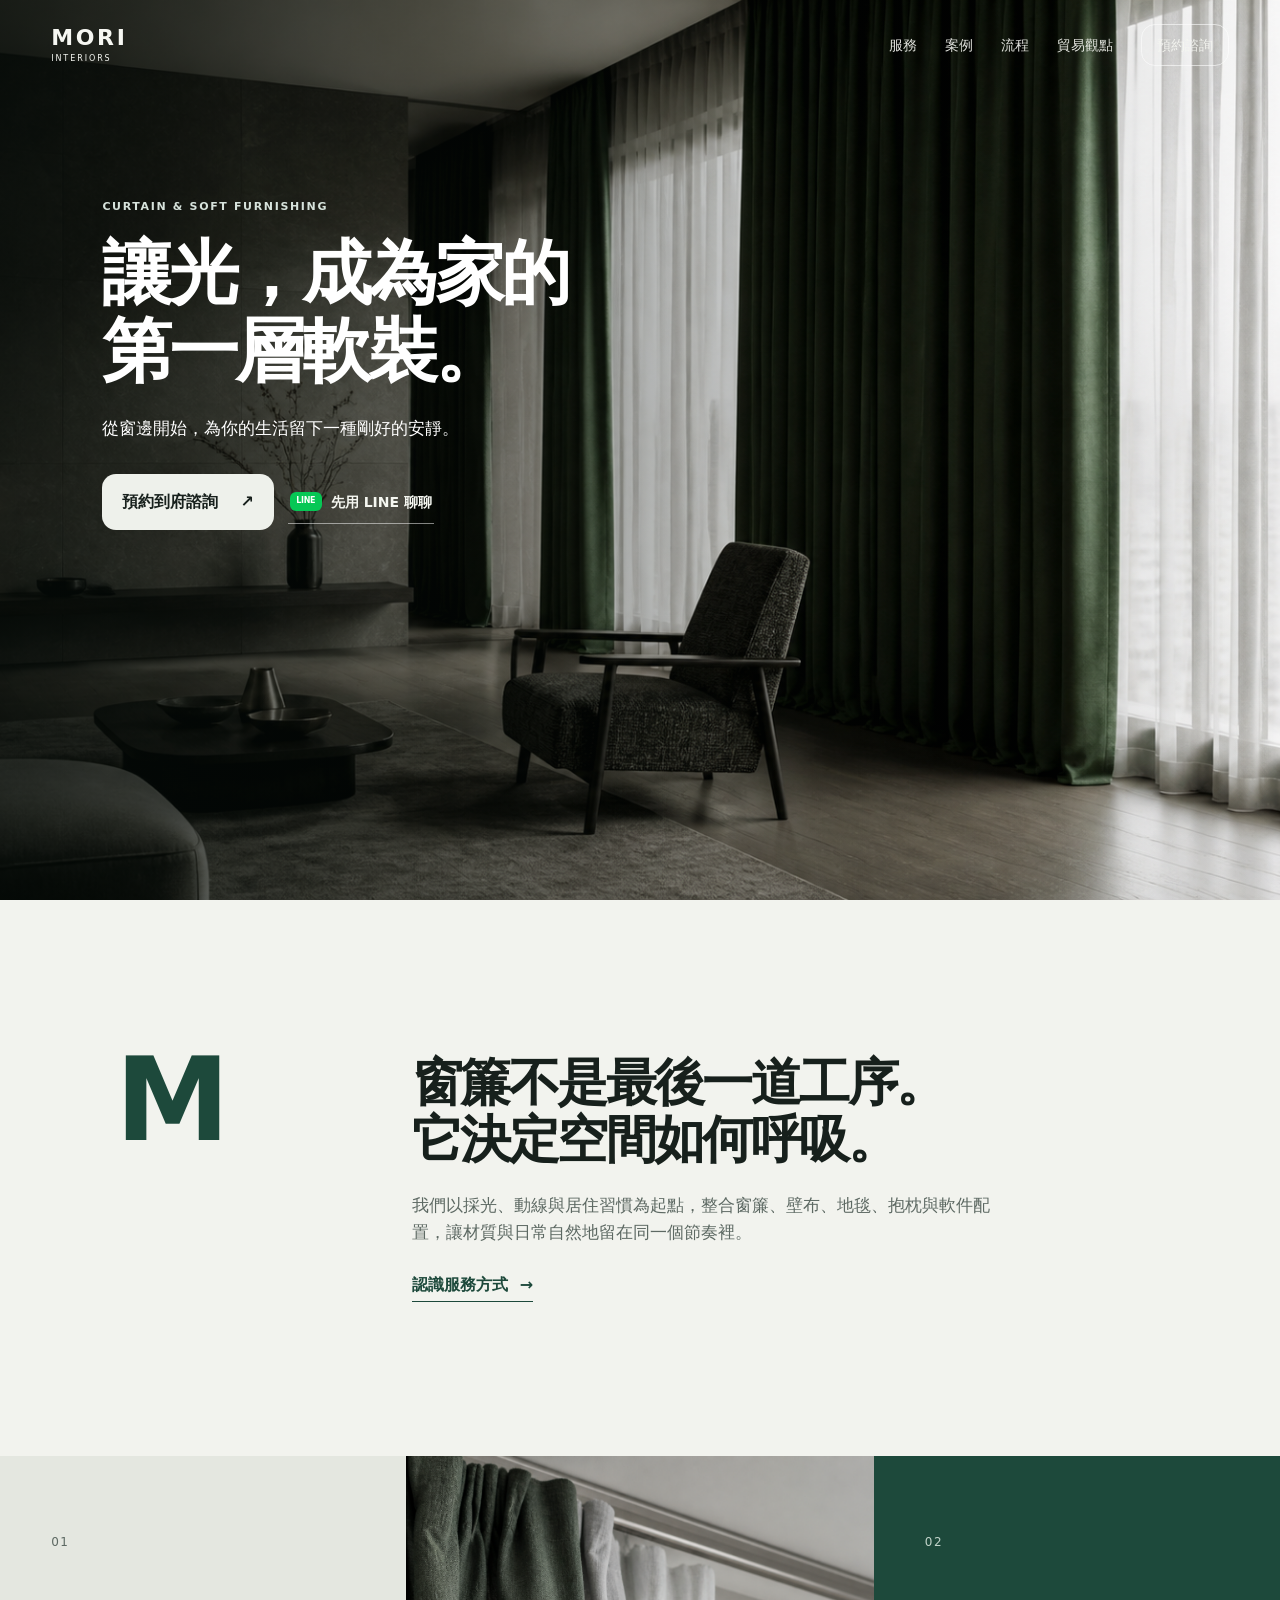
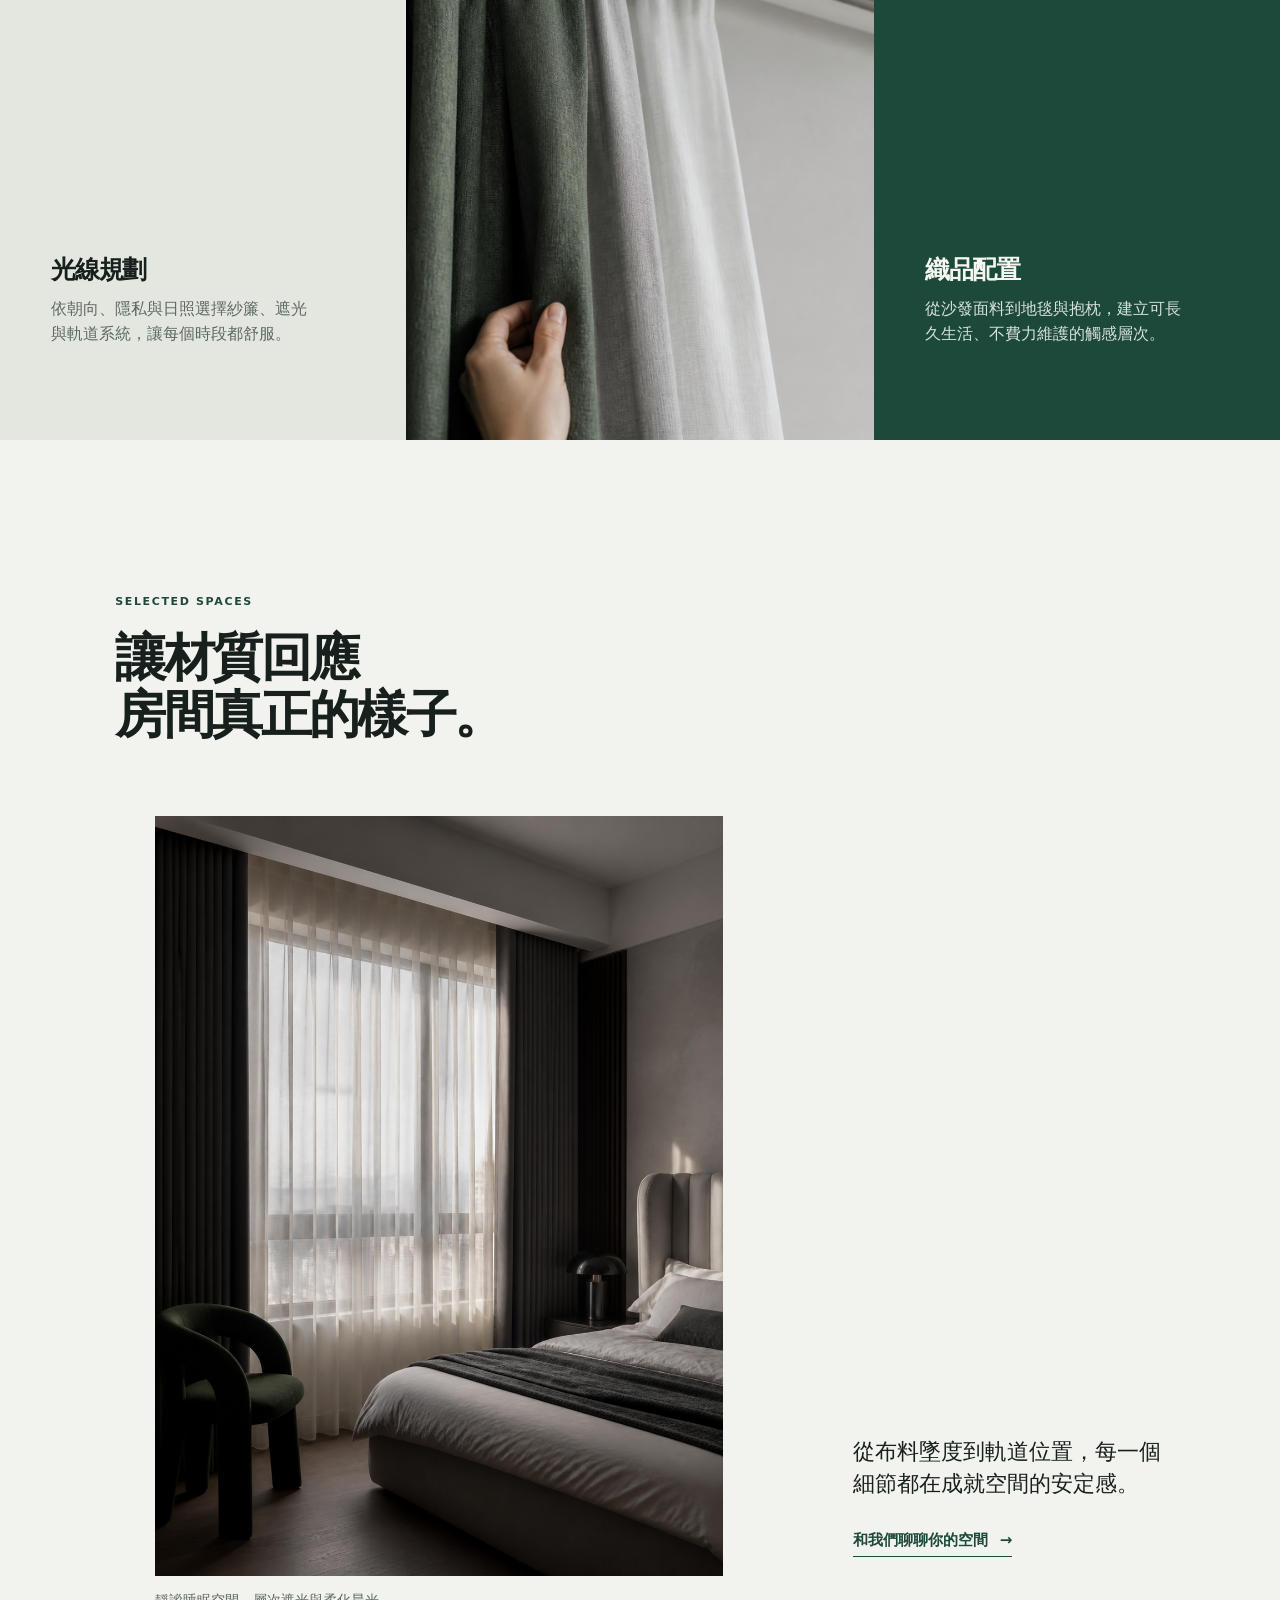
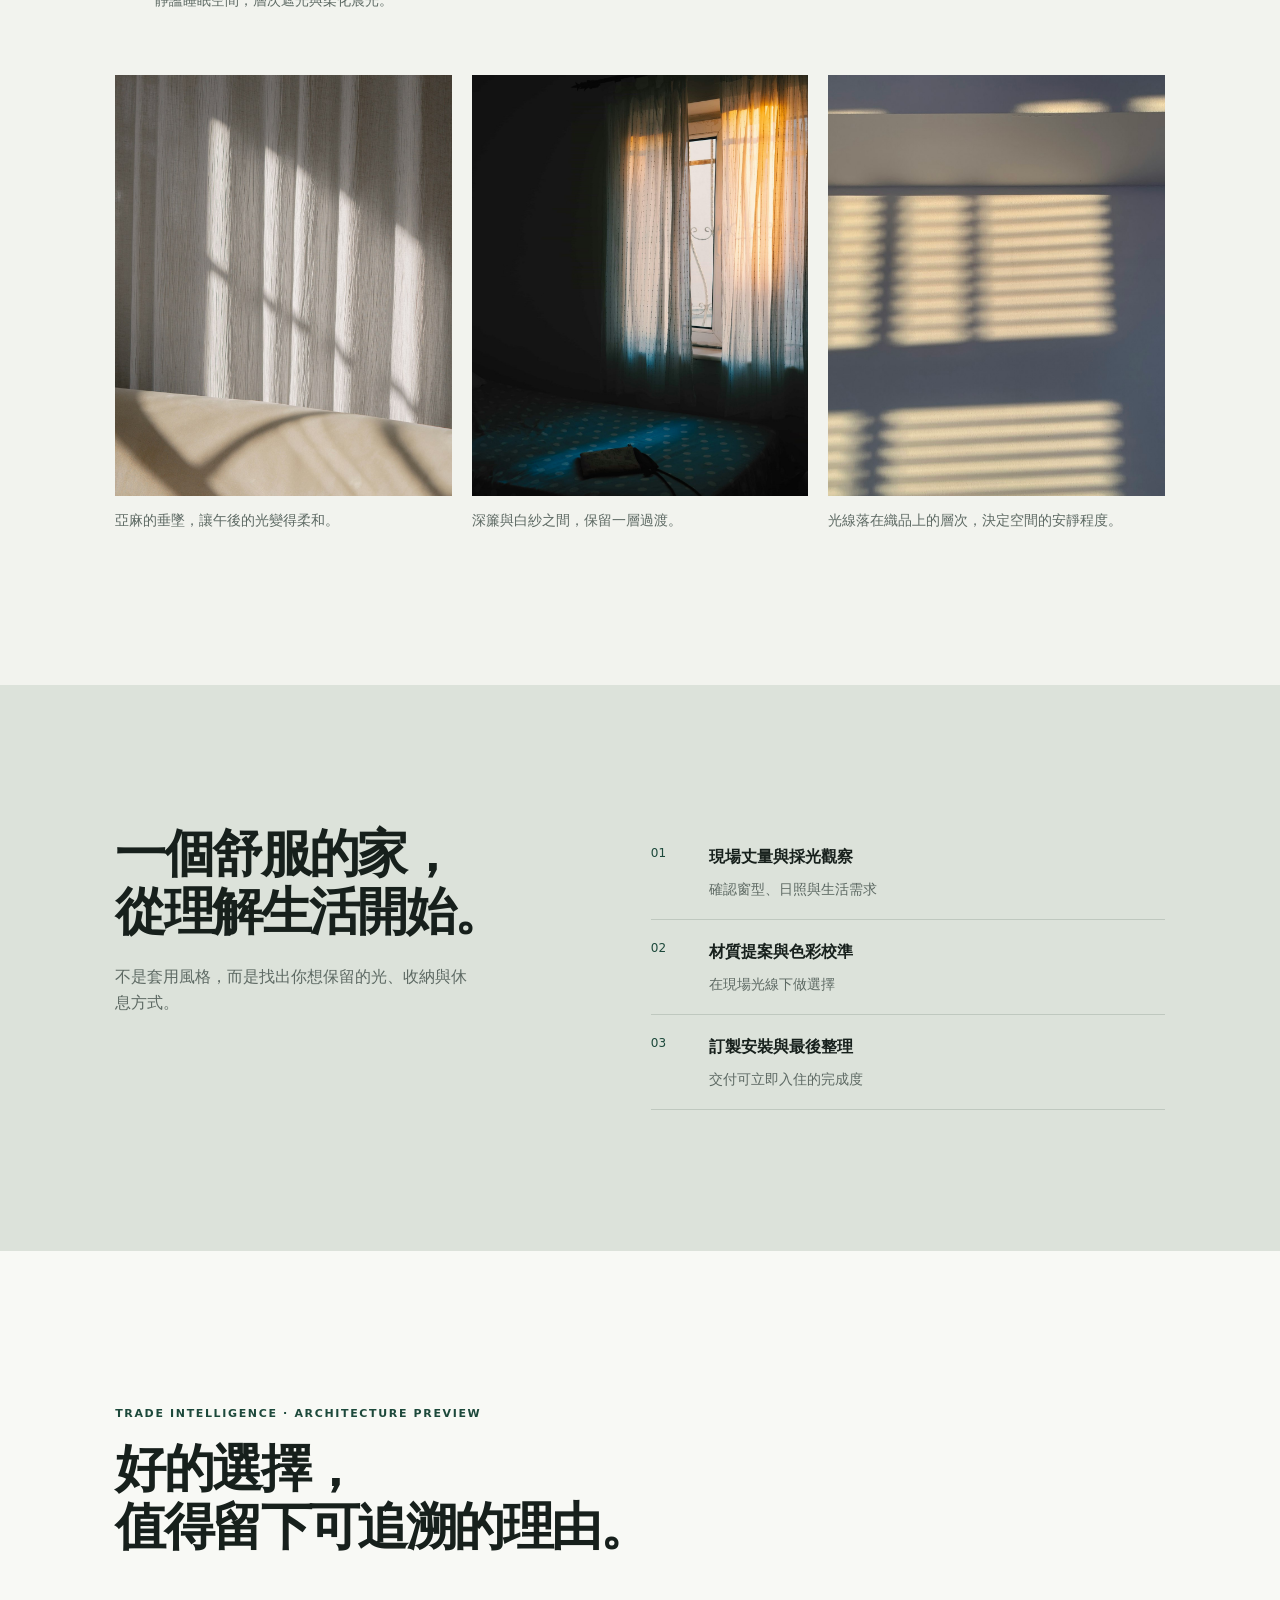
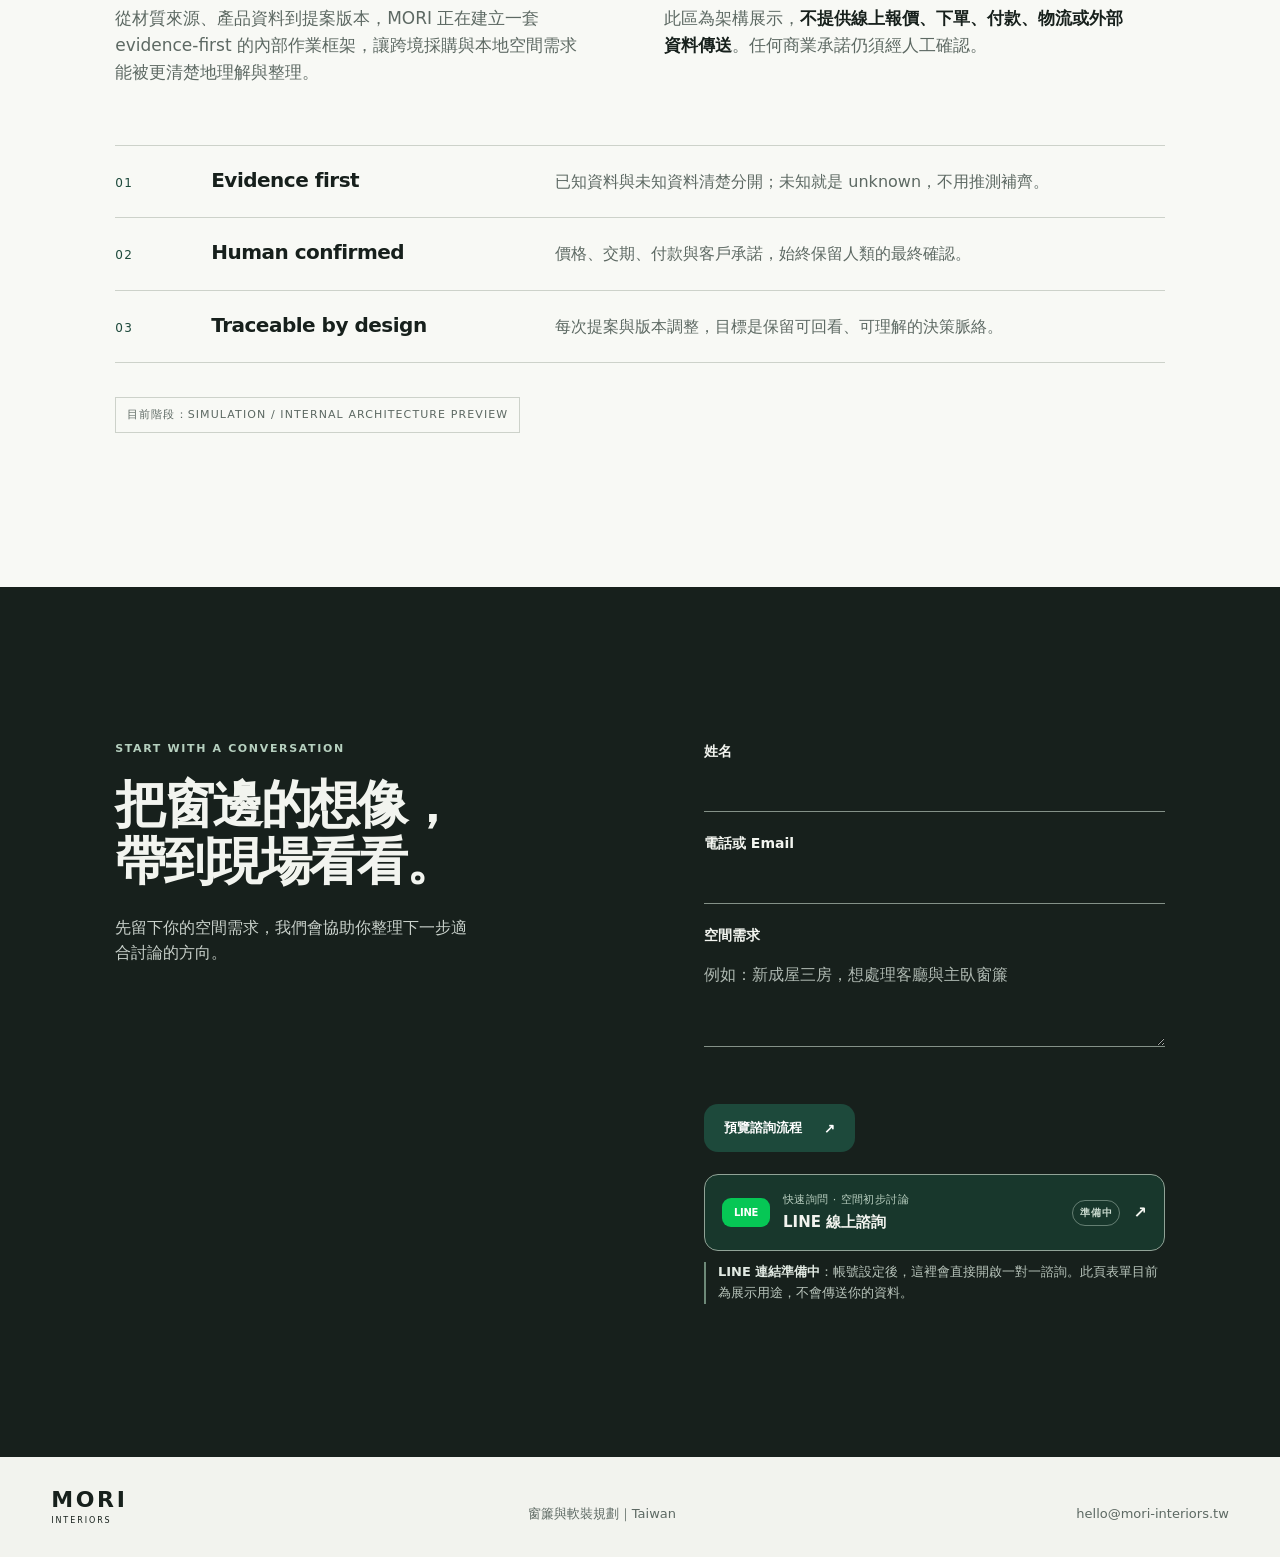
<file: index.html>
<!doctype html>
<html lang="zh-Hant">
  <head>
    <meta charset="UTF-8" />
    <meta name="viewport" content="width=device-width, initial-scale=1.0" />
    <meta name="description" content="MORI 窗簾與軟裝，為住宅打造有節奏的光線、布料與生活感。" />
    <title>MORI | 窗簾與軟裝</title>
    <link rel="stylesheet" href="styles.css" />
  </head>
  <body>
    <header class="site-header">
      <a class="brand" href="#top" aria-label="MORI 首頁">MORI<span>INTERIORS</span></a>
      <button class="menu-button" aria-expanded="false" aria-controls="menu">選單</button>
      <nav id="menu" class="site-nav" aria-label="主選單">
        <a href="#services">服務</a>
        <a href="#projects">案例</a>
        <a href="#process">流程</a>
        <a href="#trade-intelligence">貿易觀點</a>
        <a class="nav-cta" href="#consultation">預約諮詢</a>
      </nav>
    </header>

    <main id="top">
      <section class="hero" aria-labelledby="hero-title">
        <img src="assets/hero-living-room.png" alt="深綠亞麻窗簾與白紗簾搭配的現代住宅客廳" />
        <div class="hero-content">
          <p class="eyebrow">CURTAIN &amp; SOFT FURNISHING</p>
          <h1 id="hero-title">讓光，成為家的<br />第一層軟裝。</h1>
          <p>從窗邊開始，為你的生活留下一種剛好的安靜。</p>
          <div class="hero-actions">
            <a class="button button-primary" href="#consultation">預約到府諮詢 <span aria-hidden="true">↗</span></a>
            <a class="hero-line-link" href="#line-notice">
              <span class="hero-line-mark" aria-hidden="true">LINE</span>
              <span>先用 LINE 聊聊</span>
            </a>
          </div>
        </div>
      </section>

      <section class="intro" id="services">
        <div class="intro-mark" aria-hidden="true">M</div>
        <div>
          <h2>窗簾不是最後一道工序。<br />它決定空間如何呼吸。</h2>
          <p>我們以採光、動線與居住習慣為起點，整合窗簾、壁布、地毯、抱枕與軟件配置，讓材質與日常自然地留在同一個節奏裡。</p>
          <a class="text-link" href="#process">認識服務方式 <span aria-hidden="true">→</span></a>
        </div>
      </section>

      <section class="service-grid" aria-label="服務內容">
        <article class="service-feature">
          <div class="service-number">01</div>
          <h3>光線規劃</h3>
          <p>依朝向、隱私與日照選擇紗簾、遮光與軌道系統，讓每個時段都舒服。</p>
        </article>
        <article class="service-image">
          <img src="assets/linen-detail.png" alt="深綠、灰與白色亞麻窗簾布料細節" />
        </article>
        <article class="service-feature surface">
          <div class="service-number">02</div>
          <h3>織品配置</h3>
          <p>從沙發面料到地毯與抱枕，建立可長久生活、不費力維護的觸感層次。</p>
        </article>
      </section>

      <section class="project-section" id="projects">
        <div class="section-heading">
          <p class="eyebrow">SELECTED SPACES</p>
          <h2>讓材質回應<br />房間真正的樣子。</h2>
        </div>
        <div class="project-layout">
          <figure class="project-main">
            <img src="assets/bedroom-curtains.png" alt="炭灰遮光簾與白紗簾搭配的現代臥室" />
            <figcaption>靜謐睡眠空間，層次遮光與柔化晨光。</figcaption>
          </figure>
          <div class="project-note">
            <p>從布料墜度到軌道位置，每一個細節都在成就空間的安定感。</p>
            <a class="text-link" href="#consultation">和我們聊聊你的空間 <span aria-hidden="true">→</span></a>
          </div>
        </div>
        <div class="project-gallery">
          <figure>
            <img src="assets/project-linen-curtain.jpg" alt="亞麻窗簾在午後光線下的垂墜與皺褶" loading="lazy" />
            <figcaption>亞麻的垂墜，讓午後的光變得柔和。</figcaption>
          </figure>
          <figure>
            <img src="assets/project-sheer-window.jpg" alt="白紗與深色窗簾在窗邊形成的層次" loading="lazy" />
            <figcaption>深簾與白紗之間，保留一層過渡。</figcaption>
          </figure>
          <figure>
            <img src="assets/project-window-blinds.jpg" alt="光線透過窗邊織品形成的細節" loading="lazy" />
            <figcaption>光線落在織品上的層次，決定空間的安靜程度。</figcaption>
          </figure>
        </div>
      </section>

      <section class="process" id="process">
        <div>
          <h2>一個舒服的家，<br />從理解生活開始。</h2>
          <p>不是套用風格，而是找出你想保留的光、收納與休息方式。</p>
        </div>
        <ol>
          <li><strong>現場丈量與採光觀察</strong><span>確認窗型、日照與生活需求</span></li>
          <li><strong>材質提案與色彩校準</strong><span>在現場光線下做選擇</span></li>
          <li><strong>訂製安裝與最後整理</strong><span>交付可立即入住的完成度</span></li>
        </ol>
      </section>

      <section class="trade-intelligence" id="trade-intelligence" aria-labelledby="trade-title">
        <div class="trade-heading">
          <p class="eyebrow">TRADE INTELLIGENCE · ARCHITECTURE PREVIEW</p>
          <h2 id="trade-title">好的選擇，
            <br />值得留下可追溯的理由。</h2>
        </div>
        <div class="trade-copy">
          <p>從材質來源、產品資料到提案版本，MORI 正在建立一套 evidence-first 的內部作業框架，讓跨境採購與本地空間需求能被更清楚地理解與整理。</p>
          <p>此區為架構展示，<strong>不提供線上報價、下單、付款、物流或外部資料傳送</strong>。任何商業承諾仍須經人工確認。</p>
        </div>
        <div class="trade-principles" aria-label="貿易平台運作原則">
          <article>
            <span>01</span>
            <h3>Evidence first</h3>
            <p>已知資料與未知資料清楚分開；未知就是 unknown，不用推測補齊。</p>
          </article>
          <article>
            <span>02</span>
            <h3>Human confirmed</h3>
            <p>價格、交期、付款與客戶承諾，始終保留人類的最終確認。</p>
          </article>
          <article>
            <span>03</span>
            <h3>Traceable by design</h3>
            <p>每次提案與版本調整，目標是保留可回看、可理解的決策脈絡。</p>
          </article>
        </div>
        <p class="trade-notice">目前階段：SIMULATION / INTERNAL ARCHITECTURE PREVIEW</p>
      </section>

      <section class="consultation" id="consultation" aria-labelledby="consultation-title">
        <div>
          <p class="eyebrow">START WITH A CONVERSATION</p>
          <h2 id="consultation-title">把窗邊的想像，<br />帶到現場看看。</h2>
          <p>先留下你的空間需求，我們會協助你整理下一步適合討論的方向。</p>
        </div>
        <form id="consultation-form" novalidate>
          <div class="form-field">
            <label for="name">姓名</label>
            <input id="name" name="name" type="text" autocomplete="name" required />
          </div>
          <div class="form-field">
            <label for="contact">電話或 Email</label>
            <input id="contact" name="contact" type="text" autocomplete="email" required />
          </div>
          <div class="form-field">
            <label for="message">空間需求</label>
            <textarea id="message" name="message" rows="3" placeholder="例如：新成屋三房，想處理客廳與主臥窗簾"></textarea>
          </div>
          <p class="form-status" aria-live="polite"></p>
          <button class="button button-primary" type="submit">預覽諮詢流程 <span aria-hidden="true">↗</span></button>
          <a class="line-button" href="#line-notice" aria-describedby="line-notice">
            <span class="line-badge" aria-hidden="true">LINE</span>
            <span class="line-copy"><small>快速詢問 · 空間初步討論</small><strong>LINE 線上諮詢</strong></span>
            <span class="line-state">準備中</span>
            <span aria-hidden="true">↗</span>
          </a>
          <p id="line-notice" class="line-notice"><strong>LINE 連結準備中</strong>：帳號設定後，這裡會直接開啟一對一諮詢。此頁表單目前為展示用途，不會傳送你的資料。</p>
        </form>
      </section>
    </main>

    <footer>
      <a class="brand" href="#top">MORI<span>INTERIORS</span></a>
      <p>窗簾與軟裝規劃｜Taiwan</p>
      <a href="mailto:hello@mori-interiors.tw">hello@mori-interiors.tw</a>
    </footer>
    <script src="script.js"></script>
  </body>
</html>
</file>
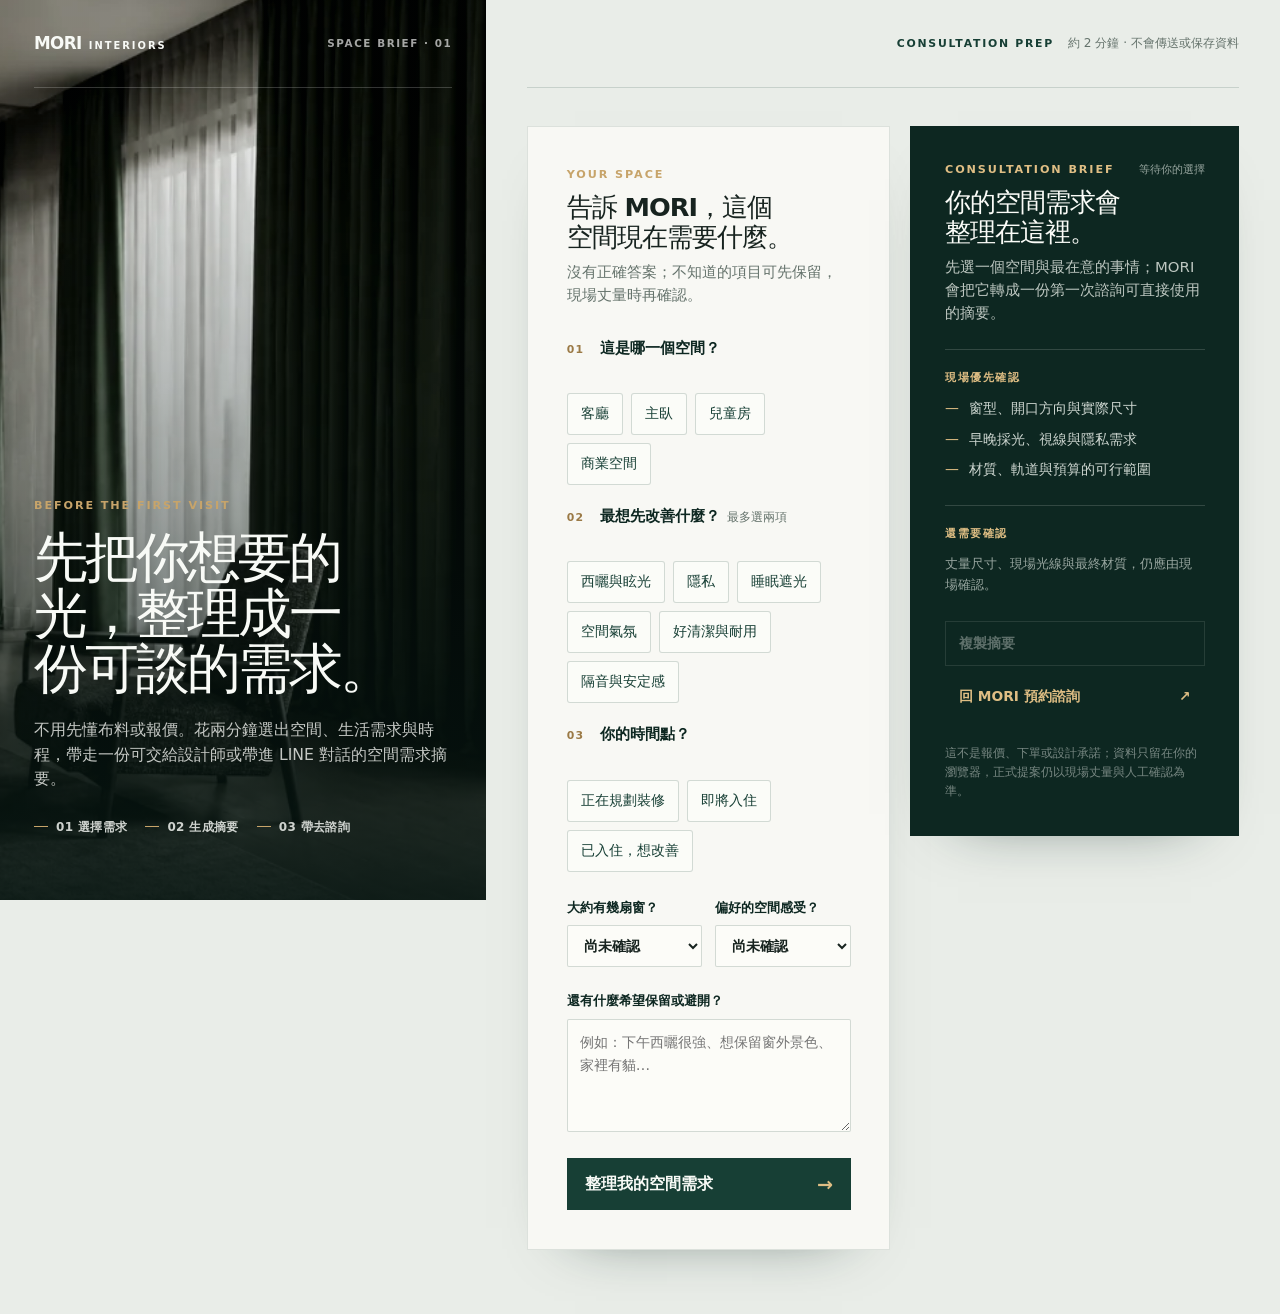
<file: brief/index.html>
<!doctype html>
<html lang="zh-Hant">
  <head>
    <meta charset="UTF-8" />
    <meta name="viewport" content="width=device-width, initial-scale=1.0" />
    <meta name="description" content="MORI 空間需求 Brief：先把採光、隱私與生活需求整理成一次諮詢可用的摘要。" />
    <title>MORI 空間需求 Brief</title>
    <link rel="stylesheet" href="./style.css" />
  </head>
  <body>
    <main class="experience">
      <section class="visual-stage" aria-labelledby="page-title">
        <header class="site-header">
          <a class="brand" href="https://apchen1978.github.io/mori-soft-furnishing-demo/" aria-label="回到 MORI 軟裝網站">MORI <span>INTERIORS</span></a>
          <span class="edition">SPACE BRIEF · 01</span>
        </header>
        <img class="stage-image" src="./mori-interior.webp" alt="柔和採光下的現代居家窗簾空間" />
        <div class="stage-content">
          <p class="eyebrow">BEFORE THE FIRST VISIT</p>
          <h1 id="page-title">先把你想要的光，整理成一份可談的需求。</h1>
          <p class="lead">不用先懂布料或報價。花兩分鐘選出空間、生活需求與時程，帶走一份可交給設計師或帶進 LINE 對話的空間需求摘要。</p>
          <div class="trust-line">
            <span>01 選擇需求</span>
            <span>02 生成摘要</span>
            <span>03 帶去諮詢</span>
          </div>
        </div>
      </section>

      <section class="workbench" aria-label="建立空間需求 Brief">
        <header class="workbench-header">
          <a class="mobile-brand brand" href="https://apchen1978.github.io/mori-soft-furnishing-demo/" aria-label="回到 MORI 軟裝網站">MORI <span>INTERIORS</span></a>
          <div>
            <span>CONSULTATION PREP</span>
            <p>約 2 分鐘 · 不會傳送或保存資料</p>
          </div>
        </header>

        <div class="workspace">
          <form id="brief-form" class="form-panel">
          <div class="panel-heading">
            <p class="eyebrow">YOUR SPACE</p>
            <h2>告訴 MORI，這個空間現在需要什麼。</h2>
            <p>沒有正確答案；不知道的項目可先保留，現場丈量時再確認。</p>
          </div>

          <fieldset>
            <legend><span>01</span> 這是哪一個空間？</legend>
            <div class="choice-grid" data-field="room" data-single="true">
              <button type="button" data-value="客廳">客廳</button>
              <button type="button" data-value="主臥">主臥</button>
              <button type="button" data-value="兒童房">兒童房</button>
              <button type="button" data-value="商業空間">商業空間</button>
            </div>
          </fieldset>

          <fieldset>
            <legend><span>02</span> 最想先改善什麼？<small>最多選兩項</small></legend>
            <div class="choice-grid" data-field="priorities" data-limit="2">
              <button type="button" data-value="西曬與眩光">西曬與眩光</button>
              <button type="button" data-value="隱私">隱私</button>
              <button type="button" data-value="睡眠遮光">睡眠遮光</button>
              <button type="button" data-value="空間氣氛">空間氣氛</button>
              <button type="button" data-value="好清潔與耐用">好清潔與耐用</button>
              <button type="button" data-value="隔音與安定感">隔音與安定感</button>
            </div>
          </fieldset>

          <fieldset>
            <legend><span>03</span> 你的時間點？</legend>
            <div class="choice-grid" data-field="timeline" data-single="true">
              <button type="button" data-value="正在規劃裝修">正在規劃裝修</button>
              <button type="button" data-value="即將入住">即將入住</button>
              <button type="button" data-value="已入住，想改善">已入住，想改善</button>
            </div>
          </fieldset>

          <div class="field-row">
            <label>大約有幾扇窗？
              <select id="windows" name="windows">
                <option value="尚未確認">尚未確認</option>
                <option value="1–2 扇">1–2 扇</option>
                <option value="3–5 扇">3–5 扇</option>
                <option value="6 扇以上">6 扇以上</option>
              </select>
            </label>
            <label>偏好的空間感受？
              <select id="mood" name="mood">
                <option value="尚未確認">尚未確認</option>
                <option value="安靜自然">安靜自然</option>
                <option value="溫暖柔和">溫暖柔和</option>
                <option value="俐落現代">俐落現代</option>
              </select>
            </label>
          </div>

          <label class="notes">還有什麼希望保留或避開？
            <textarea id="notes" rows="4" placeholder="例如：下午西曬很強、想保留窗外景色、家裡有貓…"></textarea>
          </label>

          <button class="primary-action" type="submit">整理我的空間需求 <span>→</span></button>
          </form>

          <aside class="brief-panel" aria-live="polite">
          <div class="brief-topline">
            <p class="eyebrow">CONSULTATION BRIEF</p>
            <span id="brief-status">等待你的選擇</span>
          </div>
          <h2 id="brief-title">你的空間需求會整理在這裡。</h2>
          <p id="brief-summary" class="brief-summary">先選一個空間與最在意的事情；MORI 會把它轉成一份第一次諮詢可直接使用的摘要。</p>

          <div class="brief-section">
            <p class="section-label">現場優先確認</p>
            <ul id="checklist" class="checklist">
              <li>窗型、開口方向與實際尺寸</li>
              <li>早晚採光、視線與隱私需求</li>
              <li>材質、軌道與預算的可行範圍</li>
            </ul>
          </div>

          <div class="brief-section unknown-section">
            <p class="section-label">還需要確認</p>
            <p id="unknowns">丈量尺寸、現場光線與最終材質，仍應由現場確認。</p>
          </div>

          <div class="brief-actions">
            <button id="copy-brief" type="button" disabled>複製摘要</button>
            <a href="https://apchen1978.github.io/mori-soft-furnishing-demo/#consultation">回 MORI 預約諮詢 <span>↗</span></a>
          </div>
          <p class="boundary">這不是報價、下單或設計承諾；資料只留在你的瀏覽器，正式提案仍以現場丈量與人工確認為準。</p>
          </aside>
        </div>
      </section>
    </main>
    <script src="./app.js"></script>
  </body>
</html>
</file>
<file: styles.css>
:root { --ink:#17201c; --paper:#f2f3ee; --surface:#e4e7e0; --accent:#1d493b; --muted:#5d6963; --line:#cdd2ca; --radius:14px; }
* { box-sizing:border-box; }
html { scroll-behavior:smooth; }
body { margin:0; background:var(--paper); color:var(--ink); font-family:"Noto Sans TC","Microsoft JhengHei",system-ui,sans-serif; line-height:1.6; }
a { color:inherit; text-decoration:none; }
img { display:block; width:100%; object-fit:cover; }
.site-header { position:absolute; z-index:2; top:0; left:0; width:100%; display:flex; align-items:center; justify-content:space-between; padding:24px clamp(20px,4vw,64px); color:#f6f7f2; }
.brand { display:inline-flex; flex-direction:column; font-size:22px; font-weight:700; letter-spacing:.12em; line-height:1; }
.brand span { margin-top:6px; font-size:8px; font-weight:500; letter-spacing:.24em; }
.site-nav { display:flex; align-items:center; gap:28px; font-size:14px; }
.site-nav a { opacity:.9; transition:opacity .2s ease; }.site-nav a:hover{opacity:.62}
.nav-cta { border:1px solid rgba(255,255,255,.65); border-radius:var(--radius); padding:9px 15px; }
.menu-button { display:none; border:0; background:none; color:inherit; font:inherit; }
.hero { position:relative; min-height:100dvh; color:#fff; overflow:hidden; }.hero::after { content:""; position:absolute; inset:0; background:linear-gradient(90deg,rgba(5,12,9,.69),rgba(5,12,9,.2) 58%,transparent); }
.hero img { position:absolute; height:100%; }.hero-content { position:relative; z-index:1; max-width:720px; padding:clamp(150px,22vh,220px) clamp(20px,8vw,130px) 64px; }
.eyebrow { margin:0 0 18px; font-size:11px; letter-spacing:.15em; font-weight:700; color:var(--accent); }.hero .eyebrow{color:#d7e3dc}
h1,h2,h3,p { margin-top:0; } h1,h2,h3 { font-weight:600; letter-spacing:-.05em; line-height:1.12; } h1 { font-size:clamp(42px,5.5vw,78px); margin-bottom:24px; } h2 { font-size:clamp(34px,4vw,58px); margin-bottom:24px; } h3{font-size:25px;margin-bottom:12px}.hero-content>p:not(.eyebrow){max-width:360px;font-size:17px;margin-bottom:32px}.hero-actions{display:flex;flex-wrap:wrap;align-items:center;gap:14px}.hero-line-link{display:inline-flex;align-items:center;gap:9px;padding:10px 2px;color:#f5f7f1;font-size:14px;font-weight:700;border-bottom:1px solid rgba(255,255,255,.5);transition:border-color .2s ease,color .2s ease}.hero-line-link:hover{border-color:#fff;color:#fff}.hero-line-mark{display:inline-flex;align-items:center;justify-content:center;min-width:32px;height:19px;border-radius:6px;background:#06c755;color:#fff;font-size:8px;font-weight:800;letter-spacing:-.04em}
.button { display:inline-flex; align-items:center; justify-content:center; gap:22px; border-radius:var(--radius); padding:14px 19px; border:1px solid transparent; font-weight:700; transition:transform .2s ease,background .2s ease; }.button:active{transform:translateY(1px)}.button-primary{background:var(--accent);color:#fff}.hero .button-primary{background:#eef1eb;color:var(--ink)}
.intro { display:grid; grid-template-columns:minmax(100px,.55fr) 2fr; gap:clamp(28px,7vw,120px); padding:clamp(76px,12vw,174px) clamp(20px,9vw,150px); }.intro-mark{font-size:clamp(58px,9vw,130px);font-weight:600;letter-spacing:-.1em;line-height:.8;color:var(--accent)}.intro p{max-width:610px;color:var(--muted);font-size:17px}.text-link{display:inline-flex;gap:12px;margin-top:8px;font-weight:700;border-bottom:1px solid var(--accent);padding-bottom:4px;color:var(--accent)}
.service-grid{display:grid;grid-template-columns:1fr 1.15fr 1fr;min-height:500px}.service-feature{padding:clamp(36px,6vw,82px) clamp(22px,4vw,64px);background:var(--surface);display:flex;flex-direction:column;justify-content:flex-end}.service-feature.surface{background:var(--accent);color:#f4f6ef}.service-number{font-size:12px;letter-spacing:.12em;margin-bottom:auto;color:var(--muted)}.surface .service-number{color:#c2d4ca}.service-feature p{color:var(--muted);max-width:260px}.surface p{color:#d8e2dc}.service-image img{height:100%}
.project-section{padding:clamp(84px,12vw,168px) clamp(20px,9vw,150px)}.section-heading{max-width:650px;margin-bottom:56px}.project-layout{display:grid;grid-template-columns:minmax(0,1.35fr) minmax(230px,.65fr);align-items:end;gap:clamp(30px,7vw,120px)}.project-main img{height:min(70vw,760px)}figcaption{margin-top:13px;color:var(--muted);font-size:14px}.project-note{padding-bottom:70px;font-size:22px;line-height:1.45}.project-note .text-link{font-size:15px}
.process{background:#dce2da;display:grid;grid-template-columns:.9fr 1.1fr;gap:clamp(50px,9vw,150px);padding:clamp(75px,11vw,150px) clamp(20px,9vw,150px)}.process p{max-width:360px;color:var(--muted)}.process ol{margin:0;padding:0;list-style:none;counter-reset:steps}.process li{counter-increment:steps;display:grid;grid-template-columns:50px 1fr;gap:8px;padding:19px 0;border-bottom:1px solid #bfc8bf}.process li::before{content:counter(steps,decimal-leading-zero);font-size:12px;color:var(--accent)}.process strong,.process span{grid-column:2}.process span{color:var(--muted);font-size:14px}
.trade-intelligence{padding:clamp(80px,12vw,168px) clamp(20px,9vw,150px);background:#f8f9f5}.trade-heading{max-width:690px}.trade-copy{display:grid;grid-template-columns:repeat(2,minmax(0,1fr));gap:clamp(26px,6vw,92px);max-width:1020px;margin:50px 0 58px}.trade-copy p{margin:0;color:var(--muted);font-size:17px}.trade-copy strong{color:var(--ink)}.trade-principles{border-top:1px solid var(--line)}.trade-principles article{display:grid;grid-template-columns:68px minmax(170px,.7fr) 1.35fr;gap:28px;align-items:baseline;padding:23px 0;border-bottom:1px solid var(--line)}.trade-principles span{font-size:12px;color:var(--accent);letter-spacing:.12em}.trade-principles h3{margin:0;font-size:20px;letter-spacing:-.025em}.trade-principles p{margin:0;color:var(--muted);max-width:540px}.trade-notice{display:inline-block;margin:34px 0 0;padding:8px 11px;border:1px solid var(--line);font-size:11px;letter-spacing:.1em;color:var(--muted)}
.consultation{display:grid;grid-template-columns:1fr 1fr;gap:clamp(45px,10vw,160px);padding:clamp(80px,12vw,170px) clamp(20px,9vw,150px);background:#17201c;color:#f2f4ef}.consultation .eyebrow{color:#b6d0bf}.consultation>div>p:not(.eyebrow){color:#c8d0ca;max-width:360px}.consultation form{max-width:510px}.form-field{display:flex;flex-direction:column;gap:7px;margin-bottom:20px}.form-field label{font-weight:700;font-size:14px}.form-field input,.form-field textarea{border:0;border-bottom:1px solid #849188;background:transparent;color:#fff;padding:8px 0;font:inherit;border-radius:0;outline:none}.form-field input:focus,.form-field textarea:focus{border-color:#d7e7dc}.form-field textarea{resize:vertical}.form-field textarea::placeholder{color:#aeb8b1}.form-status{min-height:25px;margin:0 0 12px;color:#d1e6d5}.form-status.error{color:#ffcfbf}
.line-button{display:grid;grid-template-columns:48px minmax(0,1fr) auto auto;align-items:center;gap:13px;margin-top:22px;padding:16px 17px;border:1px solid #91a397;border-radius:var(--radius);background:#18372c;color:#f2f4ef;font-weight:700;transition:transform .2s ease,background .2s ease,border-color .2s ease}.line-button:hover{background:#214a39;border-color:#d2e4d7}.line-button:active{transform:translateY(1px)}.line-badge{display:inline-flex;align-items:center;justify-content:center;min-width:48px;height:29px;border-radius:9px;background:#06c755;color:#fff;font-size:10px;font-weight:800;letter-spacing:-.03em}.line-copy{display:flex;flex-direction:column;gap:1px}.line-copy small{color:#b9cfc0;font-size:11px;font-weight:500;letter-spacing:.04em}.line-copy strong{font-size:15px;letter-spacing:0}.line-state{padding:4px 7px;border:1px solid rgba(214,232,219,.4);border-radius:999px;color:#c9d9ce;font-size:10px;letter-spacing:.08em}.line-notice{margin:11px 0 0;padding-left:12px;border-left:2px solid #6d8978;color:#b8c4bb;font-size:13px}.line-notice strong{color:#e2eae3}
footer{display:flex;align-items:flex-end;justify-content:space-between;gap:30px;padding:32px clamp(20px,4vw,64px);font-size:13px;color:var(--muted)}footer .brand{color:var(--ink)}footer p{margin:0}
@media (prefers-color-scheme: dark){:root{--paper:#111814;--ink:#edf1eb;--surface:#1b2821;--muted:#bbc5be;--line:#415149}.intro-mark,.eyebrow,.text-link{color:#9bc8ad}.process{background:#18241e}.trade-intelligence{background:#111814}.hero .button-primary{background:#edf1eb;color:#132019}.service-feature{background:#1c2822}.service-feature.surface{background:#245b49}.service-number{color:#a6b5ab}.form-field input,.form-field textarea{color:#fff}footer .brand{color:var(--ink)}}
@media (max-width:760px){.site-header{padding:19px 20px}.menu-button{display:block}.site-nav{position:absolute;top:70px;left:20px;right:20px;display:none;flex-direction:column;align-items:stretch;gap:0;background:#eef1eb;color:var(--ink);padding:10px;border-radius:var(--radius);box-shadow:0 15px 40px rgba(4,15,9,.16)}.site-nav.open{display:flex}.site-nav a{padding:12px}.nav-cta{border:0;background:var(--accent);color:#fff;text-align:center}.hero-content{padding-top:170px}.hero::after{background:linear-gradient(90deg,rgba(5,12,9,.74),rgba(5,12,9,.21))}.hero-actions{align-items:flex-start;flex-direction:column;gap:15px}.intro,.process,.consultation,.trade-copy{grid-template-columns:1fr}.intro-mark{font-size:64px}.service-grid{grid-template-columns:1fr}.service-image{height:430px}.service-feature{min-height:300px}.project-layout{grid-template-columns:1fr}.project-main img{height:auto;aspect-ratio:4/5}.project-note{padding-bottom:0}.process ol{margin-top:8px}.trade-copy{margin:34px 0 42px}.trade-principles article{grid-template-columns:42px 1fr;gap:9px 16px}.trade-principles p{grid-column:2}.line-button{grid-template-columns:44px minmax(0,1fr) auto;gap:11px;padding:15px}.line-badge{min-width:44px}.line-state{display:none}.line-button>span:last-child{grid-column:3}footer{display:grid;grid-template-columns:1fr;gap:14px;align-items:start}}
@media (prefers-reduced-motion: reduce){html{scroll-behavior:auto}.button,.site-nav a{transition:none}}
.project-gallery{display:grid;grid-template-columns:repeat(3,minmax(0,1fr));gap:clamp(12px,1.6vw,20px);margin-top:clamp(28px,4vw,48px)}
.project-gallery figure{margin:0}
.project-gallery img{display:block;width:100%;height:auto;aspect-ratio:4/5;object-fit:cover}
@media (max-width:760px){.project-gallery{grid-template-columns:1fr;gap:28px}}
</file>
<file: brief/style.css>
:root {
  --forest: #173f35;
  --forest-deep: #0d2721;
  --canvas: #e9ede8;
  --paper: #f8f8f4;
  --ink: #17231f;
  --muted: #65736c;
  --accent: #c7a46a;
  --line: rgba(23, 63, 53, 0.16);
  --sans: Inter, "Noto Sans TC", "Microsoft JhengHei", system-ui, sans-serif;
}

* { box-sizing: border-box; }
html { background: var(--canvas); scroll-behavior: smooth; }
body { margin: 0; color: var(--ink); background: var(--canvas); font-family: var(--sans); line-height: 1.55; }
button, select, textarea { font: inherit; }
button { cursor: pointer; }
a { color: inherit; }

.experience { min-height: 100dvh; display: grid; grid-template-columns: minmax(390px, 38vw) minmax(0, 1fr); }
.visual-stage { position: sticky; top: 0; height: 100dvh; overflow: hidden; isolation: isolate; color: #f8faf6; background: var(--forest-deep); }
.visual-stage::after { content: ""; position: absolute; z-index: -1; inset: 0; background: linear-gradient(180deg, rgba(7, 22, 18, .08) 18%, rgba(7, 22, 18, .35) 55%, rgba(7, 22, 18, .9) 100%); }
.stage-image { position: absolute; z-index: -2; inset: 0; width: 100%; height: 100%; display: block; object-fit: cover; object-position: 58% center; filter: saturate(.78) contrast(1.02); transform: scale(1.01); }
.site-header { position: relative; z-index: 1; min-height: 88px; display: flex; align-items: center; justify-content: space-between; gap: 16px; margin: 0 34px; border-bottom: 1px solid rgba(255, 255, 255, .2); }
.brand { display: inline-flex; align-items: baseline; gap: 7px; color: inherit; font-size: 1.05rem; font-weight: 800; letter-spacing: -.035em; text-decoration: none; }
.brand span { font-size: .62rem; letter-spacing: .2em; font-weight: 650; }
.edition { font-size: .65rem; font-weight: 700; letter-spacing: .15em; color: rgba(255, 255, 255, .64); }
.stage-content { position: absolute; right: 34px; bottom: clamp(42px, 7vh, 78px); left: 34px; max-width: 560px; }
.eyebrow { margin: 0; color: var(--accent); font-size: .7rem; font-weight: 800; letter-spacing: .17em; text-transform: uppercase; }
h1, h2, p { margin-top: 0; }
h1 { max-width: 10.8ch; margin: 16px 0 22px; font-size: clamp(2.7rem, 4.2vw, 4.65rem); font-weight: 520; line-height: 1.03; letter-spacing: -.055em; text-wrap: balance; }
.lead { max-width: 48ch; margin-bottom: 0; color: rgba(248, 250, 246, .78); font-size: clamp(.98rem, 1.15vw, 1.08rem); }
.trust-line { display: flex; flex-wrap: wrap; gap: 9px 18px; margin-top: 27px; color: rgba(248, 250, 246, .82); font-size: .75rem; font-weight: 700; letter-spacing: .03em; }
.trust-line span::before { content: ""; display: inline-block; width: 14px; height: 1px; margin: 0 8px 4px 0; background: var(--accent); }

.workbench { min-width: 0; padding: 0 clamp(24px, 3.2vw, 52px) 64px; background: var(--canvas); }
.workbench-header { min-height: 88px; display: flex; align-items: center; justify-content: flex-end; border-bottom: 1px solid var(--line); }
.workbench-header > div { display: flex; align-items: baseline; gap: 14px; }
.workbench-header span { color: var(--forest); font-size: .68rem; font-weight: 800; letter-spacing: .16em; }
.workbench-header p { margin: 0; color: var(--muted); font-size: .76rem; }
.mobile-brand { display: none; }
.workspace { display: grid; grid-template-columns: minmax(0, 1.05fr) minmax(300px, .95fr); align-items: start; gap: 20px; padding-top: clamp(24px, 3vw, 42px); }
.form-panel, .brief-panel { min-width: 0; box-shadow: 0 26px 60px -48px rgba(13, 39, 33, .7); }
.form-panel { padding: clamp(25px, 3vw, 40px); border: 1px solid rgba(23, 63, 53, .12); background: var(--paper); }
.panel-heading { max-width: 56ch; margin-bottom: 30px; }
.panel-heading h2, .brief-panel h2 { margin: 10px 0 9px; font-size: clamp(1.6rem, 2vw, 2.1rem); font-weight: 590; line-height: 1.15; letter-spacing: -.04em; text-wrap: balance; }
.panel-heading > p:last-child { margin-bottom: 0; color: var(--muted); font-size: .92rem; }
fieldset { min-width: 0; margin: 0; padding: 20px 0; border: 0; border-top: 1px solid var(--line); }
legend { width: 100%; margin-bottom: 13px; padding: 0; color: var(--forest-deep); font-size: .94rem; font-weight: 720; }
legend span { display: inline-block; width: 28px; color: #9b7a46; font-size: .68rem; letter-spacing: .12em; }
legend small { margin-left: 7px; color: var(--muted); font-size: .75rem; font-weight: 500; }
.choice-grid { display: flex; flex-wrap: wrap; gap: 8px; }
.choice-grid button { min-height: 42px; padding: 8px 13px; border: 1px solid rgba(23, 63, 53, .18); border-radius: 3px; color: var(--forest); background: #fbfcf8; font-size: .87rem; transition: background .18s ease, color .18s ease, border-color .18s ease, transform .18s ease; }
.choice-grid button:hover { border-color: rgba(23, 63, 53, .55); transform: translateY(-1px); }
.choice-grid button[aria-pressed="true"] { border-color: var(--forest); color: #f8faf6; background: var(--forest); }
.field-row { display: grid; grid-template-columns: 1fr 1fr; gap: 13px; padding: 6px 0 21px; }
label { display: grid; gap: 7px; color: var(--forest-deep); font-size: .84rem; font-weight: 700; }
select, textarea { width: 100%; border: 1px solid rgba(23, 63, 53, .18); border-radius: 2px; color: var(--ink); background: #fcfcf8; padding: 11px 12px; font-size: .9rem; outline: none; }
select:focus, textarea:focus { border-color: var(--forest); box-shadow: 0 0 0 3px rgba(23, 63, 53, .08); }
textarea { min-height: 100px; resize: vertical; font-weight: 400; }
.notes { padding-top: 3px; }
.primary-action { width: 100%; min-height: 52px; display: flex; align-items: center; justify-content: space-between; margin-top: 26px; padding: 0 18px; border: 0; color: #f8faf6; background: var(--forest); font-weight: 780; text-align: left; transition: background .2s ease, transform .2s ease; }
.primary-action:hover { background: var(--forest-deep); transform: translateY(-1px); }
.primary-action span { color: #dfbe84; font-size: 1.2rem; }

.brief-panel { position: sticky; top: 22px; padding: clamp(25px, 2.7vw, 38px); color: #eef3ed; background: var(--forest-deep); }
.brief-panel h2 { color: #fbfcf8; }
.brief-topline { display: flex; align-items: center; justify-content: space-between; gap: 12px; }
.brief-topline .eyebrow { color: #dfbe84; }
#brief-status { color: rgba(238, 243, 237, .62); font-size: .7rem; }
.brief-summary { color: rgba(238, 243, 237, .78); font-size: .93rem; }
.brief-section { margin-top: 24px; padding-top: 20px; border-top: 1px solid rgba(238, 243, 237, .16); }
.section-label { margin-bottom: 11px; color: #dfbe84; font-size: .68rem; font-weight: 800; letter-spacing: .14em; text-transform: uppercase; }
.checklist { display: grid; gap: 9px; margin: 0; padding: 0; list-style: none; }
.checklist li { display: grid; grid-template-columns: 15px 1fr; gap: 9px; color: rgba(238, 243, 237, .86); font-size: .87rem; }
.checklist li::before { content: "—"; color: #dfbe84; }
.unknown-section p:last-child { margin: 0; color: rgba(238, 243, 237, .62); font-size: .84rem; }
.brief-actions { display: grid; gap: 8px; margin-top: 26px; }
.brief-actions button, .brief-actions a { min-height: 45px; display: flex; align-items: center; justify-content: space-between; padding: 0 13px; border: 1px solid rgba(238, 243, 237, .32); color: #fbfcf8; background: transparent; font-size: .86rem; font-weight: 720; text-decoration: none; }
.brief-actions button:disabled { cursor: not-allowed; opacity: .34; }
.brief-actions button:not(:disabled):hover { color: var(--forest-deep); background: #f8faf6; }
.brief-actions a { border-color: transparent; color: #dfbe84; }
.boundary { margin: 25px 0 0; color: rgba(238, 243, 237, .47); font-size: .72rem; line-height: 1.65; }
button:focus-visible, a:focus-visible { outline: 2px solid var(--accent); outline-offset: 3px; }

@media (max-width: 1220px) {
  .experience { grid-template-columns: minmax(340px, 34vw) minmax(0, 1fr); }
  .workspace { grid-template-columns: 1fr; }
  .brief-panel { position: static; }
  h1 { font-size: clamp(2.55rem, 4.4vw, 3.8rem); }
}

@media (max-width: 820px) {
  .experience { display: block; }
  .visual-stage { position: relative; height: min(72svh, 680px); min-height: 540px; }
  .site-header { min-height: 72px; margin: 0 20px; }
  .stage-content { right: 20px; bottom: 38px; left: 20px; }
  h1 { max-width: 11ch; font-size: clamp(2.55rem, 11.5vw, 4.1rem); }
  .lead { max-width: 42ch; }
  .workbench { padding: 0 18px 44px; }
  .workbench-header { min-height: 74px; justify-content: space-between; }
  .mobile-brand { display: inline-flex; color: var(--forest); }
  .workbench-header > div { display: block; text-align: right; }
  .workbench-header p { margin-top: 2px; }
  .workspace { padding-top: 20px; }
}

@media (max-width: 480px) {
  .visual-stage { min-height: 570px; }
  .edition { display: none; }
  .trust-line { gap: 8px 12px; font-size: .7rem; }
  .workbench-header > div span { display: none; }
  .field-row { grid-template-columns: 1fr; }
  .choice-grid button { flex: 1 1 auto; }
  .form-panel, .brief-panel { padding: 24px 18px; }
}

@media (prefers-reduced-motion: reduce) {
  html { scroll-behavior: auto; }
  *, *::before, *::after { transition-duration: .01ms !important; }
}
</file>
